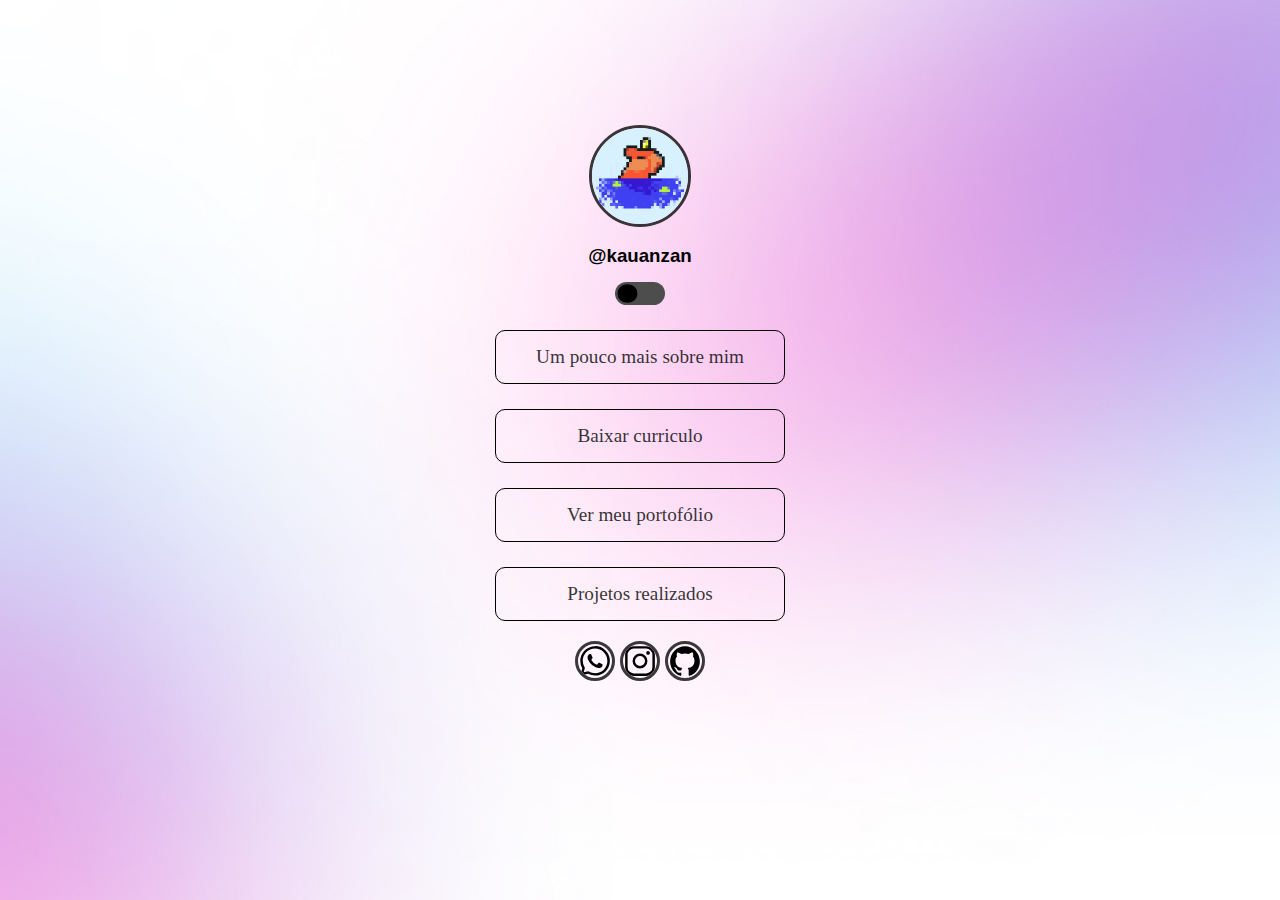
<file: my portifolio escola/index.html>
<!DOCTYPE html>
<html lang="pt-br">
<head>
    <meta charset="UTF-8">
    <meta name="viewport" content="width=device-width, initial-scale=1.0">
    <title>Document</title>
    <script defer src="./js/javascript.js"></script>
    <link rel="stylesheet" href="./css/style.css">
</head>
<body>
<div class="img1">     
        <img class="capivara-clara" src="/img/capivara clara.jpg" alt="capivara no rio com um pato na cabeça">
        </div>

        <br>
        <h3>@kauanzan</h3>

        <div class="style">
        <div class="botao" id="botao">
          <div class="botaozinho"></div>
        </div>
        </div>

        <p></p>
        <div class="lista1">
       <ul>

        <li>
            <a href="">Um pouco mais sobre mim</a>
        </li>

        <li>
            <a href="">Baixar curriculo</a>
        </li>

        <li>
            <a href="">Ver meu portofólio</a>
        </li>

        <li>
            <a href="">Projetos realizados</a>
        </li>

       </ul>
        </div>
        <center>
        <div class="apps">
            <a href="https://wa.me/5511940318625">
            <img src="./img/logo-whatsapp.svg" alt="logo-whatsapp">
            </a>

            <a href="https://instagram.com/direct/t/kauanzin3582">
            <img src="./img/logo-instagram.svg" alt="logo-instagram">
            </a>

            <a href="https://github.com/kazinxz">
            <img src="./img/logo-github.svg" alt="logo-github">
            </a>
        </div>
        </center>
</body>
</html>
</file>
<file: my portifolio escola/css/style.css>
* {
    margin: 0;
    padding: 0;
    box-sizing: border-box;
    font-family: 'Outifit' sans-serif;
} 
body {
    background-image: url(/img/claro.jpg);
    background-size: cover;
    transition: .7s;
}
img {
    width: 8%;
    border-radius: 75px;
    border: 3px solid rgba(0, 0, 0, 0.774);
}
.img1{
    display: flex;
    justify-content: center;
    align-items: center;
    margin-top: 125px;
}
.capivara-clara {
  content: url('/img/capivara\ clara.jpg');
}
.botao.dark .capivara-clara {
  content: url('/img/capivara\ escuro.jpeg');  
}
.lista1{
    display: flex;
    justify-content: center;
    align-items: center;
}
h3{
    text-align: center;
    font-family: Arial, Helvetica, sans-serif;
}
.dark h3{
    color: whitesmoke;
    transition: .7s;
}
.lista1 ul li {
    margin-top: 25px;
    border: 1px solid rgb(0, 0, 0);
    padding: 15px 40px;
    border-radius: 10px;
    box-sizing: border-box;
    text-align: center;
}
a {
    color: rgba(0, 0, 0, 0.804);
    font-size: larger;
    text-decoration: none;
}
ul {
    list-style: none;
}
.apps {
    width: 500px;
    height: 230px;
    margin: 20px auto;
    gap: 100px;
}
.botao {
    width: 50px;
    height: 23px;
    border-radius: 50px;
    background-color: #4d4d4d;
    position: relative;
    cursor: pointer;
}
.botao .botaozinho {
    width: 25px;
    height: 23px;
    border-radius: 50px;
    background-color: #000000;
    transform: scale(.8);
    position: absolute;
    left: 0;
    transition: .7s;
    border: 3px solid rgba(0, 0, 0, 0.534);
}
.style{
    display: flex;
    justify-content: center;
    align-items: center;
    margin-top: 15px;
}
.botao.dark{
    background-color: #c3c3c3;
}
.botao.dark .botaozinho {
    left: 26px;
    background-color: #fff;
    border: 3px solid rgba(0, 0, 0, 0.564);
}
body.dark{
    background-image: url(/img/escuro.jpg);
    transition: .7s;
}
body.dark li{
    border: 1px solid rgb(255, 255, 255);
    transition: .7s;
}
body.dark a{
    color: #fff;
    transition: .7s;
}
</file>
